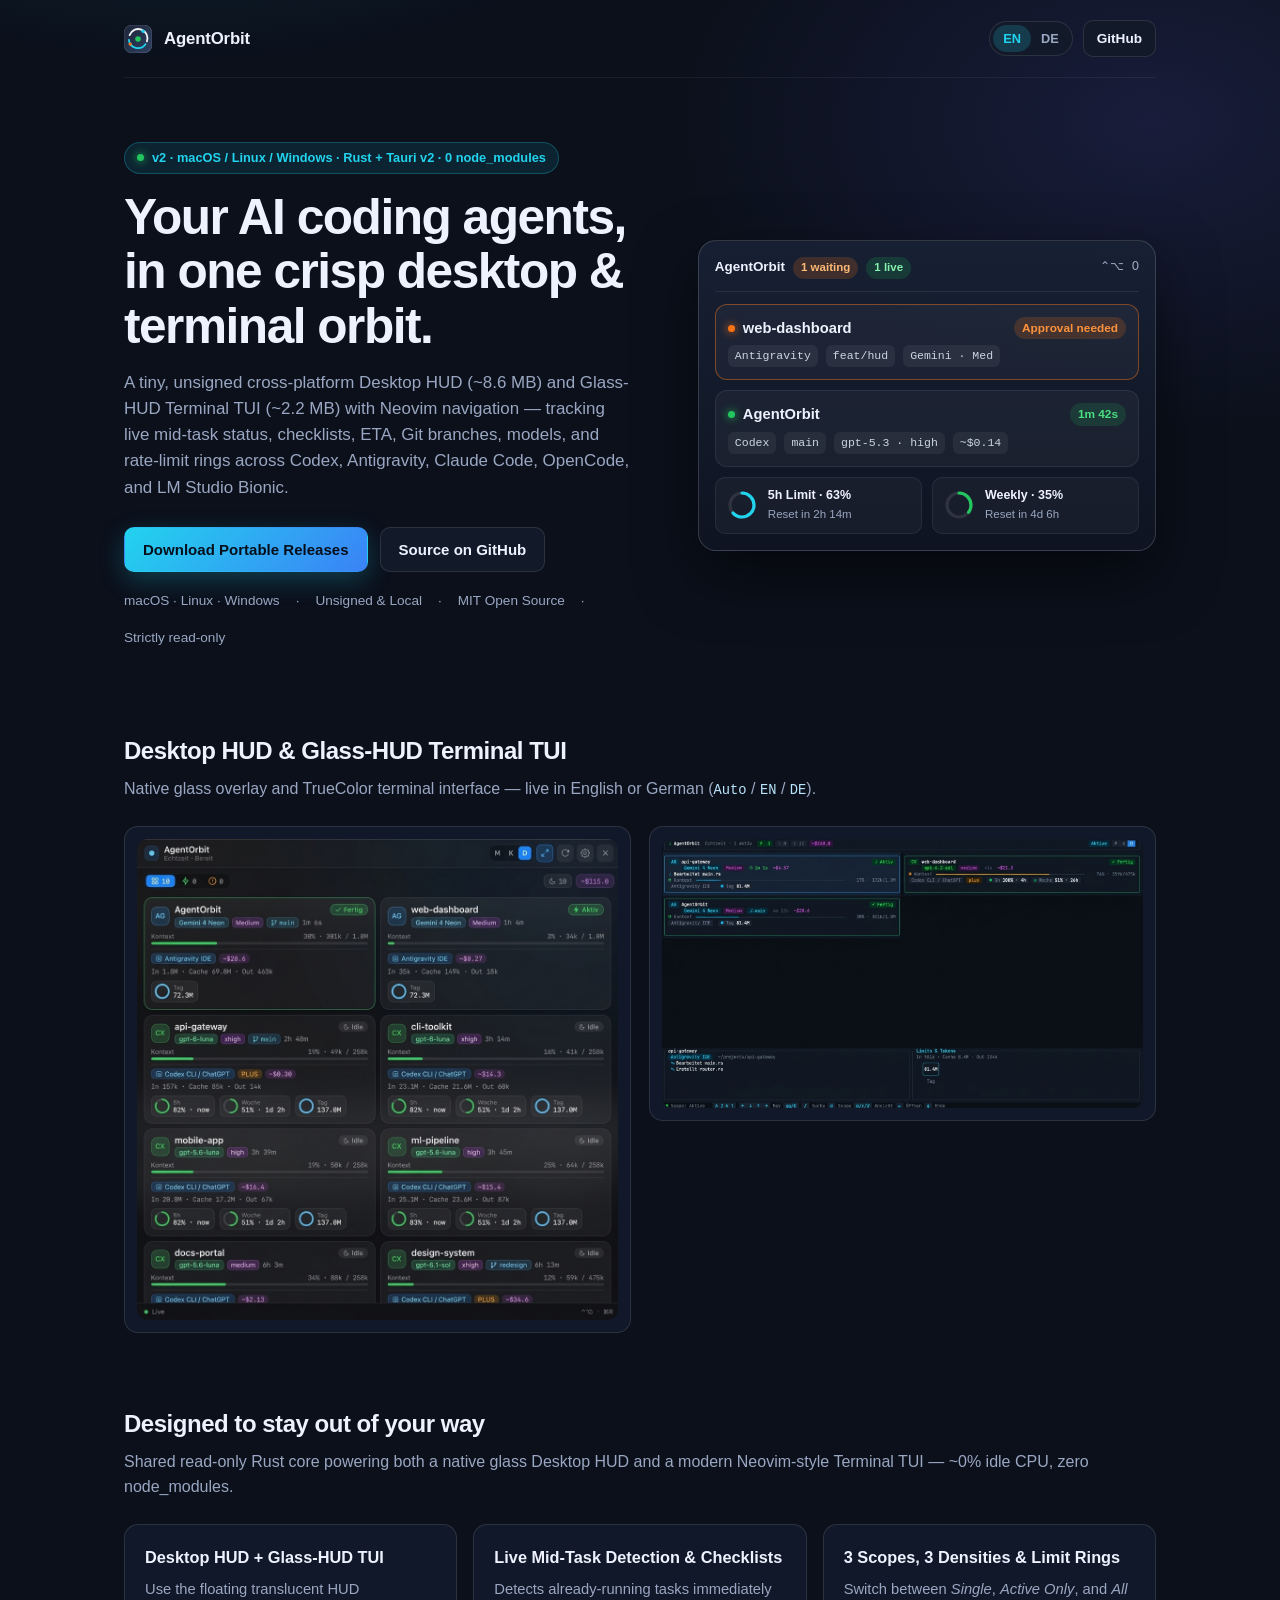
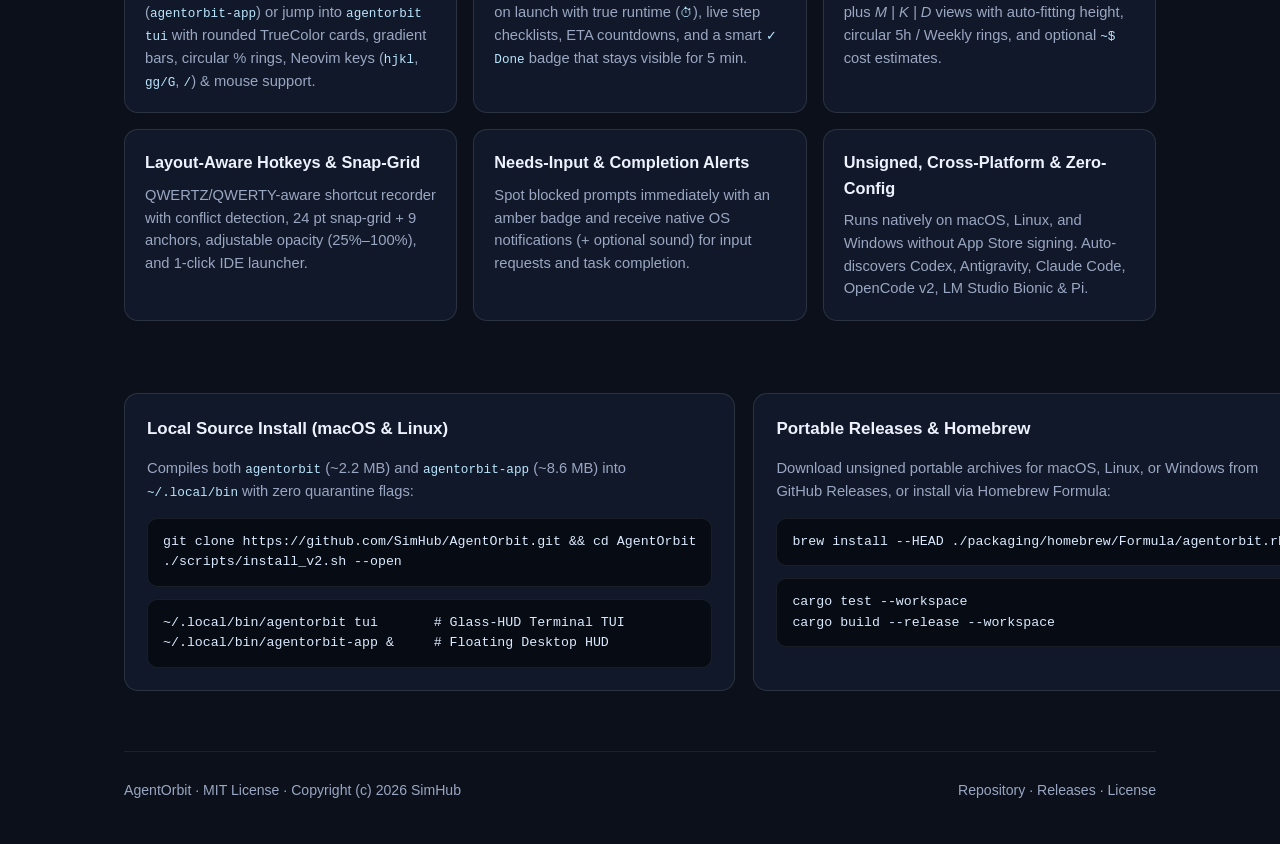
<file: docs/index.html>
<!DOCTYPE html>
<html lang="en">
<head>
  <meta charset="UTF-8" />
  <meta name="viewport" content="width=device-width, initial-scale=1.0" />
  <title>AgentOrbit v2 — Cross-Platform HUD &amp; Terminal TUI for AI Coding Agents</title>
  <meta name="description" content="Tiny, unsigned &amp; cross-platform (macOS, Linux, Windows) Desktop HUD and Glass-HUD Terminal TUI for Codex, Antigravity, Claude Code, OpenCode, and LM Studio Bionic." />
  <link rel="icon" type="image/png" href="assets/icon.png" />
  <style>
    :root {
      --bg: #0b101b;
      --bg-elev: #121928;
      --card: rgba(20, 28, 45, 0.78);
      --border: rgba(255, 255, 255, 0.11);
      --text: #eef2ff;
      --muted: #9aa7c2;
      --cyan: #22d3ee;
      --green: #22c55e;
      --orange: #f97316;
      --indigo: #6366f1;
      --mono: ui-monospace, SFMono-Regular, Menlo, Monaco, Consolas, monospace;
      --sans: -apple-system, BlinkMacSystemFont, "SF Pro Text", "Segoe UI", Roboto, sans-serif;
    }

    * { box-sizing: border-box; }

    html, body {
      margin: 0;
      padding: 0;
      background:
        radial-gradient(900px 520px at 15% -10%, rgba(34, 211, 238, 0.14), transparent 60%),
        radial-gradient(800px 520px at 90% 5%, rgba(99, 102, 241, 0.15), transparent 60%),
        var(--bg);
      color: var(--text);
      font-family: var(--sans);
      line-height: 1.55;
      -webkit-font-smoothing: antialiased;
    }

    a { color: inherit; text-decoration: none; }

    .container {
      max-width: 1080px;
      margin: 0 auto;
      padding: 0 24px;
    }

    header {
      display: flex;
      align-items: center;
      justify-content: space-between;
      padding: 20px 0;
      border-bottom: 1px solid rgba(255, 255, 255, 0.06);
    }

    .brand {
      display: inline-flex;
      align-items: center;
      gap: 12px;
      font-weight: 650;
      font-size: 1.05rem;
      letter-spacing: -0.01em;
    }

    .nav-actions {
      display: flex;
      align-items: center;
      gap: 10px;
    }

    .lang-toggle {
      display: inline-flex;
      background: var(--bg-elev);
      border: 1px solid var(--border);
      border-radius: 999px;
      padding: 3px;
    }

    .lang-toggle button {
      background: transparent;
      border: none;
      color: var(--muted);
      font: inherit;
      font-size: 0.8rem;
      font-weight: 600;
      padding: 4px 10px;
      border-radius: 999px;
      cursor: pointer;
    }

    .lang-toggle button.active {
      background: rgba(34, 211, 238, 0.18);
      color: var(--cyan);
    }

    .btn {
      display: inline-flex;
      align-items: center;
      gap: 8px;
      padding: 10px 18px;
      border-radius: 10px;
      font-weight: 600;
      font-size: 0.94rem;
      border: 1px solid var(--border);
      transition: transform 0.14s ease, border-color 0.14s ease, background 0.14s ease;
    }

    .btn:hover { transform: translateY(-1px); }

    .btn-primary {
      background: linear-gradient(135deg, #22d3ee, #3b82f6);
      color: #06101c;
      border-color: transparent;
      box-shadow: 0 8px 26px rgba(34, 211, 238, 0.24);
    }

    .btn-secondary {
      background: var(--bg-elev);
      color: var(--text);
    }

    .btn-secondary:hover { border-color: rgba(255, 255, 255, 0.28); }

    .btn-sm { padding: 7px 13px; font-size: 0.85rem; }

    .hero {
      display: grid;
      grid-template-columns: 1.08fr 0.92fr;
      gap: 36px;
      align-items: center;
      padding: 64px 0 48px;
    }

    .pill {
      display: inline-flex;
      align-items: center;
      gap: 8px;
      padding: 5px 12px;
      border-radius: 999px;
      background: rgba(34, 211, 238, 0.1);
      border: 1px solid rgba(34, 211, 238, 0.25);
      color: var(--cyan);
      font-size: 0.8rem;
      font-weight: 600;
      margin-bottom: 16px;
    }

    .dot {
      width: 7px;
      height: 7px;
      border-radius: 50%;
      background: var(--green);
      box-shadow: 0 0 8px var(--green);
    }

    h1 {
      margin: 0 0 16px;
      font-size: clamp(2.1rem, 4.2vw, 3.1rem);
      line-height: 1.1;
      letter-spacing: -0.03em;
    }

    .subtitle {
      margin: 0 0 26px;
      color: var(--muted);
      font-size: 1.06rem;
      max-width: 54ch;
    }

    .cta-row {
      display: flex;
      flex-wrap: wrap;
      gap: 12px;
      margin-bottom: 18px;
    }

    .meta-row {
      display: flex;
      flex-wrap: wrap;
      gap: 16px;
      color: var(--muted);
      font-size: 0.85rem;
    }

    /* HUD Preview Card */
    .hud-shell {
      background: linear-gradient(180deg, rgba(24, 33, 52, 0.95), rgba(15, 21, 34, 0.95));
      border: 1px solid rgba(255, 255, 255, 0.15);
      border-radius: 18px;
      padding: 16px;
      box-shadow: 0 24px 60px rgba(0, 0, 0, 0.52);
    }

    .hud-header {
      display: flex;
      align-items: center;
      justify-content: space-between;
      padding-bottom: 12px;
      margin-bottom: 12px;
      border-bottom: 1px solid rgba(255, 255, 255, 0.08);
      font-size: 0.84rem;
    }

    .hud-title {
      display: flex;
      align-items: center;
      gap: 8px;
      font-weight: 650;
    }

    .hud-badge {
      padding: 2px 8px;
      border-radius: 999px;
      font-size: 0.72rem;
      font-weight: 600;
      background: rgba(34, 197, 94, 0.16);
      color: #86efac;
    }

    .hud-badge-wait {
      padding: 2px 8px;
      border-radius: 999px;
      font-size: 0.72rem;
      font-weight: 600;
      background: rgba(249, 115, 22, 0.18);
      color: #fdba74;
    }

    .dot-wait {
      width: 7px;
      height: 7px;
      border-radius: 50%;
      background: var(--orange);
      box-shadow: 0 0 8px var(--orange);
    }

    .hud-grid {
      display: grid;
      gap: 10px;
    }

    .hud-card {
      background: rgba(255, 255, 255, 0.04);
      border: 1px solid rgba(255, 255, 255, 0.08);
      border-radius: 12px;
      padding: 12px;
    }

    .hud-card-wait {
      border-color: rgba(249, 115, 22, 0.45);
    }

    .hud-card-top {
      display: flex;
      justify-content: space-between;
      align-items: center;
      gap: 8px;
      margin-bottom: 6px;
    }

    .hud-proj {
      display: flex;
      align-items: center;
      gap: 8px;
      font-weight: 600;
      font-size: 0.92rem;
    }

    .status-pill {
      display: inline-flex;
      align-items: center;
      gap: 5px;
      font-size: 0.74rem;
      font-weight: 600;
      padding: 2px 8px;
      border-radius: 999px;
    }

    .status-live { background: rgba(34, 197, 94, 0.15); color: #4ade80; }
    .status-wait { background: rgba(249, 115, 22, 0.18); color: #fb923c; }
    .status-idle { background: rgba(148, 163, 184, 0.14); color: #94a3b8; }

    .hud-meta {
      display: flex;
      flex-wrap: wrap;
      gap: 8px;
      font-size: 0.78rem;
      color: var(--muted);
    }

    .tag {
      background: rgba(255, 255, 255, 0.06);
      padding: 2px 7px;
      border-radius: 6px;
      font-family: var(--mono);
      font-size: 0.72rem;
      color: #cbd5e1;
    }

    .rings {
      display: grid;
      grid-template-columns: 1fr 1fr;
      gap: 10px;
      margin-top: 10px;
    }

    .ring-box {
      display: flex;
      align-items: center;
      gap: 10px;
      background: rgba(255, 255, 255, 0.035);
      border: 1px solid rgba(255, 255, 255, 0.07);
      border-radius: 10px;
      padding: 8px 10px;
      font-size: 0.78rem;
    }

    .ring-label { font-weight: 650; display: block; }
    .ring-sub { color: var(--muted); font-size: 0.72rem; }

    /* Sections */
    section { padding: 36px 0; }

    .section-title {
      font-size: 1.5rem;
      margin: 0 0 8px;
      letter-spacing: -0.02em;
    }

    .section-sub {
      color: var(--muted);
      margin: 0 0 24px;
    }

    .features {
      display: grid;
      grid-template-columns: repeat(3, minmax(0, 1fr));
      gap: 16px;
    }

    .feature-card {
      background: var(--card);
      border: 1px solid var(--border);
      border-radius: 14px;
      padding: 20px;
    }

    .feature-card h3 {
      margin: 0 0 8px;
      font-size: 1.02rem;
    }

    .feature-card p {
      margin: 0;
      color: var(--muted);
      font-size: 0.92rem;
    }

    .two-col {
      display: grid;
      grid-template-columns: 1fr 1fr;
      gap: 18px;
    }

    .panel {
      background: var(--card);
      border: 1px solid var(--border);
      border-radius: 14px;
      padding: 22px;
    }

    .panel h3 { margin: 0 0 10px; font-size: 1.06rem; }
    .panel p, .panel li { color: var(--muted); font-size: 0.92rem; }
    .panel ol, .panel ul { padding-left: 18px; margin: 8px 0 12px; }

    pre {
      margin: 12px 0 0;
      padding: 13px 15px;
      background: #070b13;
      border: 1px solid rgba(255, 255, 255, 0.08);
      border-radius: 10px;
      overflow-x: auto;
      font-family: var(--mono);
      font-size: 0.83rem;
      color: #dbeafe;
    }

    code { font-family: var(--mono); font-size: 0.86em; color: #bae6fd; }

    footer {
      border-top: 1px solid rgba(255, 255, 255, 0.07);
      padding: 28px 0 42px;
      margin-top: 24px;
      display: flex;
      flex-wrap: wrap;
      justify-content: space-between;
      gap: 12px;
      color: var(--muted);
      font-size: 0.88rem;
    }

    footer a:hover { color: var(--text); text-decoration: underline; }

    [data-lang="de"] .en,
    [data-lang="en"] .de {
      display: none !important;
    }

    @media (max-width: 880px) {
      .hero, .two-col { grid-template-columns: 1fr; }
      .features { grid-template-columns: 1fr 1fr; }
    }

    @media (max-width: 600px) {
      .features { grid-template-columns: 1fr; }
      header { flex-wrap: wrap; gap: 12px; }
    }
  </style>
</head>
<body data-lang="en">
  <div class="container">
    <header>
      <a class="brand" href="#">
        <svg width="28" height="28" viewBox="0 0 28 28" aria-hidden="true">
          <defs>
            <linearGradient id="orbitBg" x1="0" y1="0" x2="1" y2="1">
              <stop offset="0%" stop-color="#1c2438" />
              <stop offset="100%" stop-color="#2e4061" />
            </linearGradient>
          </defs>
          <rect width="28" height="28" rx="8" fill="url(#orbitBg)" stroke="rgba(255,255,255,0.16)" />
          <path d="M 5.6 10.1 A 9.2 9.2 0 0 1 22.9 16.4" fill="none" stroke="rgba(255,255,255,0.92)" stroke-width="1.8" stroke-linecap="round" />
          <path d="M 21.5 19.3 A 9.2 9.2 0 0 1 4.9 14.8" fill="none" stroke="#22d3ee" stroke-width="1.8" stroke-linecap="round" />
          <circle cx="14" cy="14" r="2.8" fill="#22c55e" />
          <circle cx="19.1" cy="6.2" r="1.7" fill="#22d3ee" />
          <circle cx="6.2" cy="19.1" r="1.7" fill="#f97316" />
        </svg>
        <span>AgentOrbit</span>
      </a>

      <div class="nav-actions">
        <div class="lang-toggle" role="group" aria-label="Language">
          <button type="button" id="btn-en" class="active" onclick="setLang('en')">EN</button>
          <button type="button" id="btn-de" onclick="setLang('de')">DE</button>
        </div>
        <a class="btn btn-secondary btn-sm" href="https://github.com/SimHub/AgentOrbit" target="_blank" rel="noopener">GitHub</a>
      </div>
    </header>

    <main>
      <section class="hero">
        <div>
          <div class="pill">
            <span class="dot"></span>
            <span class="en">v2 · macOS / Linux / Windows · Rust + Tauri v2 · 0 node_modules</span>
            <span class="de">v2 · macOS / Linux / Windows · Rust + Tauri v2 · 0 node_modules</span>
          </div>

          <h1 class="en">Your AI coding agents, in one crisp desktop &amp; terminal orbit.</h1>
          <h1 class="de">Deine KI-Coding-Agents kompakt im HUD &amp; Terminal.</h1>

          <p class="subtitle en">
            A tiny, unsigned cross-platform Desktop HUD (~8.6 MB) and Glass-HUD Terminal TUI (~2.2 MB) with Neovim navigation — tracking live mid-task status, checklists, ETA, Git branches, models, and rate-limit rings across Codex, Antigravity, Claude Code, OpenCode, and LM Studio Bionic.
          </p>
          <p class="subtitle de">
            Schlankes, signaturfreies Cross-Platform Desktop-HUD (~8,6 MB) &amp; Glass-HUD Terminal-TUI (~2,2 MB) mit Neovim-Navigation: Live-Status, Checklisten, ETA, Git-Branches, Modelle und Limit-Ringe lokal für Codex, Antigravity, Claude Code, OpenCode &amp; LM Studio Bionic.
          </p>

          <div class="cta-row">
            <a class="btn btn-primary" href="https://github.com/SimHub/AgentOrbit/releases/latest">
              <span class="en">Download Portable Releases</span>
              <span class="de">Portable Releases laden</span>
            </a>
            <a class="btn btn-secondary" href="https://github.com/SimHub/AgentOrbit" target="_blank" rel="noopener">
              <span class="en">Source on GitHub</span>
              <span class="de">Quellcode auf GitHub</span>
            </a>
          </div>

          <div class="meta-row">
            <span>macOS · Linux · Windows</span>
            <span>·</span>
            <span class="en">Unsigned &amp; Local</span>
            <span class="de">Signaturfrei &amp; Lokal</span>
            <span>·</span>
            <span class="en">MIT Open Source</span>
            <span class="de">MIT Open Source</span>
            <span>·</span>
            <span class="en">Strictly read-only</span>
            <span class="de">Strikt Read-Only</span>
          </div>
        </div>

        <div class="hud-shell" aria-label="AgentOrbit HUD Preview">
          <div class="hud-header">
            <div class="hud-title">
              <span>AgentOrbit</span>
              <span class="hud-badge-wait en">1 waiting</span>
              <span class="hud-badge-wait de">1 wartet</span>
              <span class="hud-badge en">1 live</span>
              <span class="hud-badge de">1 aktiv</span>
            </div>
            <span style="color: var(--muted); font-family: var(--mono); font-size: 0.76rem;">⌃⌥ O</span>
          </div>

          <div class="hud-grid">
            <div class="hud-card hud-card-wait">
              <div class="hud-card-top">
                <div class="hud-proj">
                  <span class="dot-wait"></span>
                  <span>web-dashboard</span>
                </div>
                <span class="status-pill status-wait en">Approval needed</span>
                <span class="status-pill status-wait de">Freigabe nötig</span>
              </div>
              <div class="hud-meta">
                <span class="tag">Antigravity</span>
                <span class="tag">feat/hud</span>
                <span class="tag">Gemini · Med</span>
              </div>
            </div>

            <div class="hud-card">
              <div class="hud-card-top">
                <div class="hud-proj">
                  <span class="dot"></span>
                  <span>AgentOrbit</span>
                </div>
                <span class="status-pill status-live">1m 42s</span>
              </div>
              <div class="hud-meta">
                <span class="tag">Codex</span>
                <span class="tag">main</span>
                <span class="tag">gpt-5.3 · high</span>
                <span class="tag">~$0.14</span>
              </div>
            </div>
          </div>

          <div class="rings">
            <div class="ring-box">
              <svg width="32" height="32" viewBox="0 0 32 32" aria-hidden="true">
                <circle cx="16" cy="16" r="12" fill="none" stroke="rgba(255,255,255,0.1)" stroke-width="3.2" />
                <circle cx="16" cy="16" r="12" fill="none" stroke="#22d3ee" stroke-width="3.2" stroke-dasharray="75.4" stroke-dashoffset="28" stroke-linecap="round" transform="rotate(-90 16 16)" />
              </svg>
              <div>
                <span class="ring-label">5h Limit · 63%</span>
                <span class="ring-sub">Reset in 2h 14m</span>
              </div>
            </div>

            <div class="ring-box">
              <svg width="32" height="32" viewBox="0 0 32 32" aria-hidden="true">
                <circle cx="16" cy="16" r="12" fill="none" stroke="rgba(255,255,255,0.1)" stroke-width="3.2" />
                <circle cx="16" cy="16" r="12" fill="none" stroke="#22c55e" stroke-width="3.2" stroke-dasharray="75.4" stroke-dashoffset="49" stroke-linecap="round" transform="rotate(-90 16 16)" />
              </svg>
              <div>
                <span class="ring-label">Weekly · 35%</span>
                <span class="ring-sub">Reset in 4d 6h</span>
              </div>
            </div>
          </div>
        </div>
      </section>

      <section>
        <h2 class="section-title en">Desktop HUD &amp; Glass-HUD Terminal TUI</h2>
        <h2 class="section-title de">Desktop-HUD &amp; Glass-HUD Terminal-TUI</h2>
        <p class="section-sub en">Native glass overlay and TrueColor terminal interface — live in English or German (<code>Auto</code> / <code>EN</code> / <code>DE</code>).</p>
        <p class="section-sub de">Natives Glas-Overlay und TrueColor-Terminal-TUI – live auf Deutsch oder Englisch (<code>Auto</code> / <code>DE</code> / <code>EN</code>).</p>

        <div class="two-col" style="align-items: start;">
          <div class="panel" style="padding: 12px;">
            <img src="assets/hud-preview.png" alt="AgentOrbit v2 Desktop HUD Screenshot" style="width: 100%; height: auto; border-radius: 10px; display: block;" />
          </div>
          <div class="panel" style="padding: 12px;">
            <img src="assets/tui-preview.png" alt="AgentOrbit v2 Glass-HUD Terminal TUI Screenshot" style="width: 100%; height: auto; border-radius: 10px; display: block;" />
          </div>
        </div>
      </section>

      <section>
        <h2 class="section-title en">Designed to stay out of your way</h2>
        <h2 class="section-title de">Gemacht für paralleles Arbeiten</h2>
        <p class="section-sub en">Shared read-only Rust core powering both a native glass Desktop HUD and a modern Neovim-style Terminal TUI — ~0% idle CPU, zero node_modules.</p>
        <p class="section-sub de">Gemeinsamer Read-Only Rust-Core für das native Glas-Desktop-HUD und die moderne Terminal-TUI im Neovim-Stil — ~0 % Idle-CPU, null node_modules.</p>

        <div class="features">
          <div class="feature-card">
            <h3 class="en">Desktop HUD + Glass-HUD TUI</h3>
            <h3 class="de">Desktop-HUD + Glass-HUD TUI</h3>
            <p class="en">Use the floating translucent HUD (<code>agentorbit-app</code>) or jump into <code>agentorbit tui</code> with rounded TrueColor cards, gradient bars, circular % rings, Neovim keys (<code>hjkl</code>, <code>gg/G</code>, <code>/</code>) &amp; mouse support.</p>
            <p class="de">Nutze das transparente Desktop-HUD (<code>agentorbit-app</code>) oder <code>agentorbit tui</code> mit abgerundeten TrueColor-Karten, Gradient-Balken, %-Ringen, Neovim-Tasten (<code>hjkl</code>, <code>gg/G</code>, <code>/</code>) &amp; Maus-Steuerung.</p>
          </div>

          <div class="feature-card">
            <h3 class="en">Live Mid-Task Detection &amp; Checklists</h3>
            <h3 class="de">Sofortige Live-Erkennung &amp; Checklisten</h3>
            <p class="en">Detects already-running tasks immediately on launch with true runtime (<code>⏱</code>), live step checklists, ETA countdowns, and a smart <code>✓ Done</code> badge that stays visible for 5 min.</p>
            <p class="de">Erkennt bereits laufende Tasks direkt beim Start inkl. echter Laufzeit (<code>⏱</code>), Live-Checklisten, ETA-Restzeit und <code>✓ Fertig</code>-Badge (bleibt 5 Min. sichtbar).</p>
          </div>

          <div class="feature-card">
            <h3 class="en">3 Scopes, 3 Densities &amp; Limit Rings</h3>
            <h3 class="de">3 Scopes, 3 Ansichten &amp; Limit-Ringe</h3>
            <p class="en">Switch between <em>Single</em>, <em>Active Only</em>, and <em>All</em> plus <em>M | K | D</em> views with auto-fitting height, circular 5h / Weekly rings, and optional <code>~$</code> cost estimates.</p>
            <p class="de">Wechsle zwischen <em>Einzeln</em>, <em>Alle Aktiven</em> und <em>Alle</em> sowie <em>M | K | D</em> mit Live-Höhenanpassung, runden 5h-/Woche-Ringen und optionaler <code>~$</code>-Kostenschätzung.</p>
          </div>

          <div class="feature-card">
            <h3 class="en">Layout-Aware Hotkeys &amp; Snap-Grid</h3>
            <h3 class="de">Layout-bewusste Kürzel &amp; Einrast-Grid</h3>
            <p class="en">QWERTZ/QWERTY-aware shortcut recorder with conflict detection, 24 pt snap-grid + 9 anchors, adjustable opacity (25%–100%), and 1-click IDE launcher.</p>
            <p class="de">QWERTZ/QWERTY-Kürzel-Recorder mit Konfliktprüfung, 24-pt-Einrast-Grid + 9 Anker, Deckkraft 25 %–100 % und 1-Klick-IDE-Starter.</p>
          </div>

          <div class="feature-card">
            <h3 class="en">Needs-Input &amp; Completion Alerts</h3>
            <h3 class="de">Wartet- &amp; Fertig-Meldungen</h3>
            <p class="en">Spot blocked prompts immediately with an amber badge and receive native OS notifications (+ optional sound) for input requests and task completion.</p>
            <p class="de">Erkennt sofort per orangem Badge, wenn ein Agent auf Freigabe/Rückfrage wartet, und meldet Eingabe nötig &amp; Fertigstellung nativ (+ optionalem Ton).</p>
          </div>

          <div class="feature-card">
            <h3 class="en">Unsigned, Cross-Platform &amp; Zero-Config</h3>
            <h3 class="de">Signaturfrei, Hybrid-OS &amp; Zero-Config</h3>
            <p class="en">Runs natively on macOS, Linux, and Windows without App Store signing. Auto-discovers Codex, Antigravity, Claude Code, OpenCode v2, LM Studio Bionic &amp; Pi.</p>
            <p class="de">Läuft nativ auf macOS, Linux und Windows ohne Apple-Signatur. Erkennt Codex, Antigravity, Claude Code, OpenCode v2, LM Studio Bionic &amp; Pi automatisch.</p>
          </div>
        </div>
      </section>

      <section class="two-col">
        <div class="panel">
          <h3 class="en">Local Source Install (macOS &amp; Linux)</h3>
          <h3 class="de">Lokale Installation (macOS &amp; Linux)</h3>
          <p class="en">Compiles both <code>agentorbit</code> (~2.2 MB) and <code>agentorbit-app</code> (~8.6 MB) into <code>~/.local/bin</code> with zero quarantine flags:</p>
          <p class="de">Baut <code>agentorbit</code> (~2,2 MB) und <code>agentorbit-app</code> (~8,6 MB) lokal nach <code>~/.local/bin</code> – komplett ohne Quarantäne:</p>
          <pre>git clone https://github.com/SimHub/AgentOrbit.git &amp;&amp; cd AgentOrbit
./scripts/install_v2.sh --open</pre>
          <pre>~/.local/bin/agentorbit tui       # Glass-HUD Terminal TUI
~/.local/bin/agentorbit-app &amp;     # Floating Desktop HUD</pre>
        </div>

        <div class="panel">
          <h3 class="en">Portable Releases &amp; Homebrew</h3>
          <h3 class="de">Portable Releases &amp; Homebrew</h3>
          <p class="en">Download unsigned portable archives for macOS, Linux, or Windows from GitHub Releases, or install via Homebrew Formula:</p>
          <p class="de">Lade die signaturfreien Portable-Archive für macOS, Linux oder Windows aus den GitHub Releases oder nutze die Homebrew Formula:</p>
          <pre>brew install --HEAD ./packaging/homebrew/Formula/agentorbit.rb</pre>
          <pre>cargo test --workspace
cargo build --release --workspace</pre>
        </div>
      </section>
    </main>

    <footer>
      <span>AgentOrbit · MIT License · Copyright (c) 2026 SimHub</span>
      <span>
        <a href="https://github.com/SimHub/AgentOrbit" target="_blank" rel="noopener">Repository</a> ·
        <a href="https://github.com/SimHub/AgentOrbit/releases" target="_blank" rel="noopener">Releases</a> ·
        <a href="https://github.com/SimHub/AgentOrbit/blob/main/LICENSE" target="_blank" rel="noopener">License</a>
      </span>
    </footer>
  </div>

  <script>
    function setLang(lang) {
      document.body.setAttribute('data-lang', lang);
      document.documentElement.setAttribute('lang', lang);
      document.getElementById('btn-en').classList.toggle('active', lang === 'en');
      document.getElementById('btn-de').classList.toggle('active', lang === 'de');
    }
    if ((navigator.language || '').toLowerCase().startsWith('de')) {
      setLang('de');
    }
  </script>
</body>
</html>
</file>
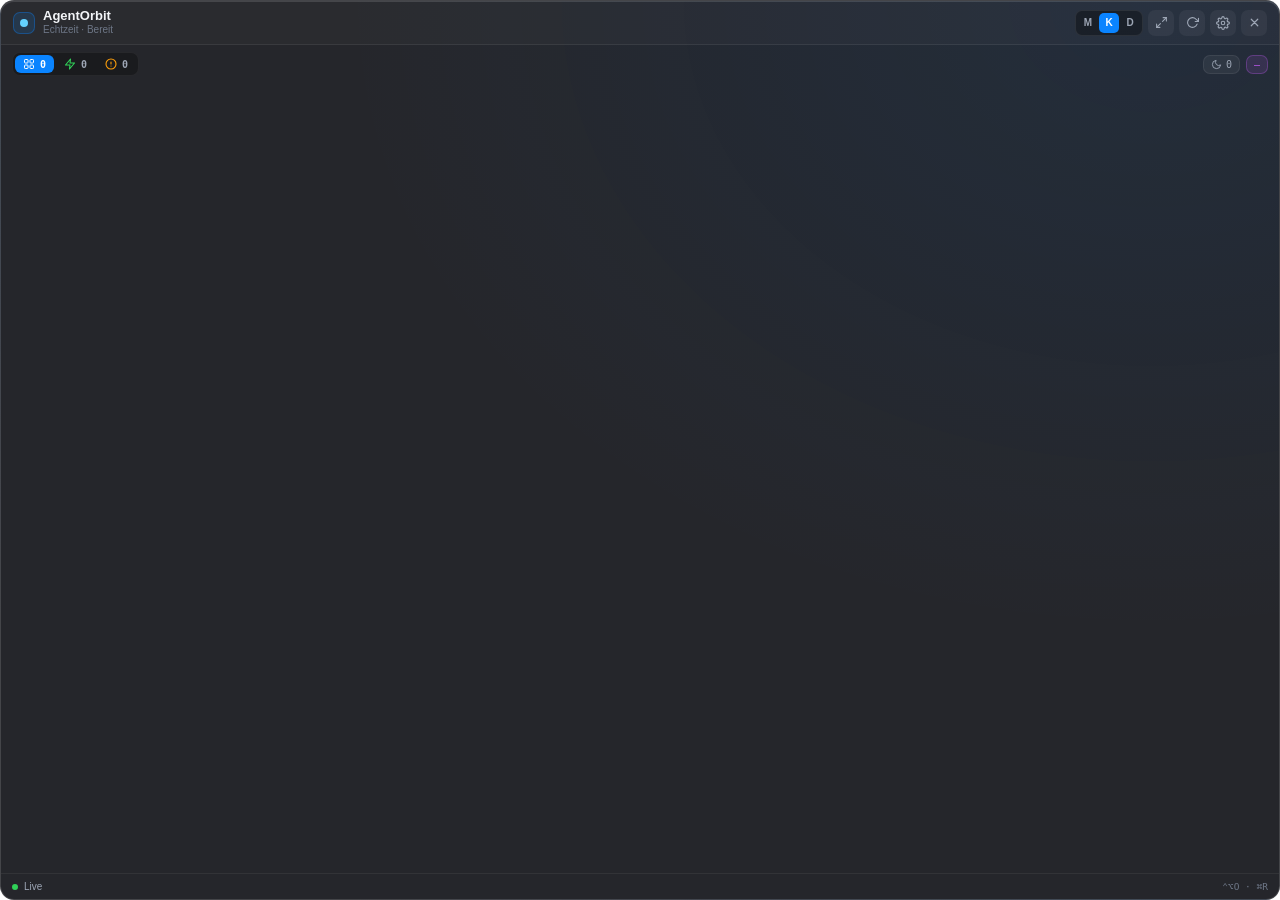
<file: ui/index.html>
<!doctype html>
<html lang="de">
  <head>
    <meta charset="UTF-8" />
    <meta name="viewport" content="width=device-width, initial-scale=1.0" />
    <title>AgentOrbit</title>
    <link rel="stylesheet" href="styles.css" />
  </head>
  <body>
    <div id="hud-shell" class="hud-shell">
      <!-- Clean macOS Toolbar -->
      <header id="hud-header" class="hud-header" data-tauri-drag-region>
        <div class="brand" data-tauri-drag-region>
          <span class="orbit-glyph" data-tauri-drag-region>
            <span id="status-orb" class="orb idle"></span>
            <span id="status-ring" class="orb-ring idle"></span>
          </span>
          <div class="brand-text" data-tauri-drag-region>
            <span class="title">AgentOrbit</span>
            <span id="header-sub" class="header-sub">Echtzeit · Bereit</span>
          </div>
          <span id="live-badge" class="badge hidden">0</span>
        </div>

        <div class="controls">
          <div class="mini-seg" title="Ansicht: Mini-Preview (M) · Kompakt (K) · Detail (D)">
            <button class="mini-seg-btn quick-density" data-density="minimal">M</button>
            <button class="mini-seg-btn quick-density active" data-density="compact">K</button>
            <button class="mini-seg-btn quick-density" data-density="detail">D</button>
          </div>
          <button id="autosize-btn" class="tool-btn" title="Auto-Größe">
            <svg width="13" height="13" viewBox="0 0 24 24" fill="none" stroke="currentColor" stroke-width="2" stroke-linecap="round"><polyline points="15 3 21 3 21 9"/><polyline points="9 21 3 21 3 15"/><line x1="21" y1="3" x2="14" y2="10"/><line x1="3" y1="21" x2="10" y2="14"/></svg>
          </button>
          <button id="refresh-btn" class="tool-btn" title="Aktualisieren (⌘R)">
            <svg width="13" height="13" viewBox="0 0 24 24" fill="none" stroke="currentColor" stroke-width="2" stroke-linecap="round"><polyline points="23 4 23 10 17 10"/><path d="M20.49 15a9 9 0 1 1-2.12-9.36L23 10"/></svg>
          </button>
          <button id="settings-btn" class="tool-btn" title="Einstellungen">
            <svg width="14" height="14" viewBox="0 0 24 24" fill="none" stroke="currentColor" stroke-width="1.9" stroke-linecap="round" stroke-linejoin="round">
              <circle cx="12" cy="12" r="3" />
              <path d="M19.4 15a1.65 1.65 0 0 0 .33 1.82l.06.06a2 2 0 1 1-2.83 2.83l-.06-.06a1.65 1.65 0 0 0-1.82-.33 1.65 1.65 0 0 0-1 1.51V21a2 2 0 0 1-4 0v-.09A1.65 1.65 0 0 0 9 19.4a1.65 1.65 0 0 0-1.82.33l-.06.06a2 2 0 1 1-2.83-2.83l.06-.06a1.65 1.65 0 0 0 .33-1.82 1.65 1.65 0 0 0-1.51-1H3a2 2 0 0 1 0-4h.09A1.65 1.65 0 0 0 4.6 9a1.65 1.65 0 0 0-.33-1.82l-.06-.06a2 2 0 1 1 2.83-2.83l.06.06a1.65 1.65 0 0 0 1.82.33H9a1.65 1.65 0 0 0 1-1.51V3a2 2 0 0 1 4 0v.09a1.65 1.65 0 0 0 1 1.51 1.65 1.65 0 0 0 1.82-.33l.06-.06a2 2 0 1 1 2.83 2.83l-.06.06a1.65 1.65 0 0 0-.33 1.82V9c.26.6.85 1 1.51 1H21a2 2 0 0 1 0 4h-.09a1.65 1.65 0 0 0-1.51 1z" />
            </svg>
          </button>
          <button id="hide-btn" class="tool-btn close-btn" title="Ausblenden">
            <svg width="13" height="13" viewBox="0 0 24 24" fill="none" stroke="currentColor" stroke-width="2.2" stroke-linecap="round"><path d="M18 6 6 18M6 6l12 12"/></svg>
          </button>
        </div>
      </header>

      <!-- MAIN HUD VIEW -->
      <div id="hud-view" class="view-pane">
        <nav id="filter-bar" class="filter-bar">
          <div class="segmented-control">
            <button class="seg-btn filter-opt active" data-filter="all" title="Alle Sessions">
              <svg width="12" height="12" viewBox="0 0 24 24" fill="none" stroke="currentColor" stroke-width="2"><rect x="3" y="3" width="7" height="7" rx="1.5"/><rect x="14" y="3" width="7" height="7" rx="1.5"/><rect x="3" y="14" width="7" height="7" rx="1.5"/><rect x="14" y="14" width="7" height="7" rx="1.5"/></svg>
              <span id="cnt-all" class="seg-cnt">0</span>
            </button>
            <button class="seg-btn filter-opt" data-filter="active" title="Aktive Sessions">
              <svg width="12" height="12" viewBox="0 0 24 24" fill="none" stroke="#30d158" stroke-width="2.2" stroke-linecap="round" stroke-linejoin="round"><polygon points="13 2 3 14 12 14 11 22 21 10 12 10 13 2"/></svg>
              <span id="cnt-active" class="seg-cnt">0</span>
            </button>
            <button class="seg-btn filter-opt" data-filter="needs_input" title="Eingabe nötig">
              <svg width="12" height="12" viewBox="0 0 24 24" fill="none" stroke="#ff9f0a" stroke-width="2.2" stroke-linecap="round" stroke-linejoin="round"><circle cx="12" cy="12" r="10"/><line x1="12" y1="8" x2="12" y2="12"/><line x1="12" y1="16" x2="12.01" y2="16"/></svg>
              <span id="cnt-input" class="seg-cnt">0</span>
            </button>
          </div>

          <div class="quick-kpis">
            <span class="kpi-chip" title="Idle">
              <svg width="11" height="11" viewBox="0 0 24 24" fill="none" stroke="currentColor" stroke-width="2"><path d="M21 12.79A9 9 0 1 1 11.21 3 7 7 0 0 0 21 12.79z"/></svg>
              <span id="kpi-val-idle">0</span>
            </span>
            <span class="kpi-chip violet" title="Geschätzte Kosten">
              <span id="kpi-val-cost">—</span>
            </span>
          </div>
        </nav>

        <main id="session-list" class="session-list density-compact cols-1"></main>

        <footer class="hud-footer">
          <span id="footer-status" class="footer-live"><span class="live-dot"></span>Live</span>
          <span id="footer-kbd" class="footer-kbd">⌃⌥O · ⌘R</span>
        </footer>
      </div>

      <!-- FULL 3-TAB macOS SETTINGS VIEW (matching v1.3.2 screenshot) -->
      <div id="settings-view" class="view-pane hidden">
        <div class="settings-tabs">
          <button class="tab-btn active" data-tab="display">
            <svg width="13" height="13" viewBox="0 0 24 24" fill="none" stroke="currentColor" stroke-width="2"><line x1="4" y1="21" x2="4" y2="14"/><line x1="4" y1="10" x2="4" y2="3"/><line x1="12" y1="21" x2="12" y2="12"/><line x1="12" y1="8" x2="12" y2="3"/><line x1="20" y1="21" x2="20" y2="16"/><line x1="20" y1="12" x2="20" y2="3"/><line x1="1" y1="14" x2="7" y2="14"/><line x1="9" y1="8" x2="15" y2="8"/><line x1="17" y1="16" x2="23" y2="16"/></svg>
            <span id="tab-lbl-display">Anzeige</span>
          </button>
          <button class="tab-btn" data-tab="agents">
            <svg width="13" height="13" viewBox="0 0 24 24" fill="none" stroke="currentColor" stroke-width="2"><rect x="4" y="4" width="16" height="16" rx="2"/><rect x="9" y="9" width="6" height="6"/></svg>
            <span id="tab-lbl-agents">Agents</span>
          </button>
          <button class="tab-btn" data-tab="folders">
            <svg width="13" height="13" viewBox="0 0 24 24" fill="none" stroke="currentColor" stroke-width="2"><path d="M22 19a2 2 0 0 1-2 2H4a2 2 0 0 1-2-2V5a2 2 0 0 1 2-2h5l2 3h9a2 2 0 0 1 2 2z"/></svg>
            <span id="tab-lbl-folders">Ordner</span>
          </button>
        </div>

        <div class="settings-scroll">
          <!-- TAB 1: ANZEIGE -->
          <div id="tab-display" class="tab-panel">
            <div class="pref-card">
              <div class="pref-card-head"><span class="pref-ico blue">✦</span><span id="sec-appearance">Darstellung</span></div>
              <div class="pref-row">
                <span id="lbl-density">Ansicht</span>
                <div class="mac-seg">
                  <button class="mac-seg-btn density-opt" data-density="minimal">Minimal</button>
                  <button class="mac-seg-btn density-opt active" data-density="compact">Kompakt</button>
                  <button class="mac-seg-btn density-opt" data-density="detail">Detail</button>
                </div>
              </div>
              <div class="pref-row">
                <span id="lbl-tray">Menüleiste</span>
                <div class="mac-seg">
                  <button class="mac-seg-btn tray-opt" data-tray="icon">Nur Icon</button>
                  <button class="mac-seg-btn tray-opt active" data-tray="project">Projekt</button>
                  <button class="mac-seg-btn tray-opt" data-tray="project_model">Projekt · Model</button>
                </div>
              </div>
              <div class="pref-row">
                <span id="lbl-lang">Sprache</span>
                <div class="mac-seg">
                  <button class="mac-seg-btn lang-opt active" data-lang="auto">Auto</button>
                  <button class="mac-seg-btn lang-opt" data-lang="en">English</button>
                  <button class="mac-seg-btn lang-opt" data-lang="de">Deutsch</button>
                </div>
              </div>
              <div class="pref-row">
                <span id="lbl-opacity">HUD-Deckkraft</span>
                <div class="slider-wrap">
                  <input id="opacity-slider" class="mac-slider" type="range" min="25" max="100" value="94" />
                  <span id="opacity-val" class="mono">94%</span>
                </div>
              </div>
            </div>

            <div class="pref-card">
              <div class="pref-card-head"><span class="pref-ico cyan">⊞</span><span id="sec-workspace">Workspace & Steuerung</span></div>
              <div class="pref-row">
                <span id="lbl-ctx-bar">Kontext-Balken</span>
                <div class="mac-seg">
                  <button class="mac-seg-btn ctx-opt active" data-ctx="0">Auto</button>
                  <button class="mac-seg-btn ctx-opt" data-ctx="200000">200k</button>
                  <button class="mac-seg-btn ctx-opt" data-ctx="500000">500k</button>
                  <button class="mac-seg-btn ctx-opt" data-ctx="1000000">1M</button>
                  <button class="mac-seg-btn ctx-opt" data-ctx="-1">Aus</button>
                </div>
              </div>
              <div class="pref-row">
                <label for="launcher-select" id="lbl-launcher">Starter</label>
                <select id="launcher-select" class="mac-select">
                  <option value="auto">Auto (passend)</option>
                  <option value="antigravity">Antigravity</option>
                  <option value="vscode">VS Code</option>
                  <option value="cursor">Cursor</option>
                  <option value="terminal">Terminal</option>
                  <option value="finder">Finder / Dateien</option>
                </select>
              </div>
              <div class="pref-row">
                <span id="lbl-scope">Projekte anzeigen</span>
                <div class="mac-seg">
                  <button class="mac-seg-btn scope-opt" data-scope="single">Einzeln</button>
                  <button class="mac-seg-btn scope-opt" data-scope="active">Alle Aktiven</button>
                  <button class="mac-seg-btn scope-opt active" data-scope="all">Alle</button>
                </div>
              </div>
              <div class="pref-row">
                <span id="lbl-snap">Einrast-Grid beim Ziehen (⌥ = Frei)</span>
                <label class="mac-switch"><input id="snap-checkbox" type="checkbox" checked /><span></span></label>
              </div>
              <div class="pref-row">
                <span id="lbl-show-cost">Kosten-Schätzung (~$)</span>
                <label class="mac-switch"><input id="cost-checkbox" type="checkbox" checked /><span></span></label>
              </div>
            </div>

            <div class="pref-card">
              <div class="pref-card-head"><span class="pref-ico indigo">⌘</span><span id="sec-shortcuts">Tastenkürzel</span></div>
              <div id="hk-conflict-banner" class="conflict-banner hidden"></div>
              <div class="pref-row hk-row" data-hk="hotkey_hud">
                <span id="lbl-hk-hud">HUD ein- und ausblenden</span>
                <div class="hk-controls">
                  <select id="hk-hud-select" class="mac-select">
                    <option value="ctrl+alt+o">⌃⌥ O</option>
                    <option value="alt+space">⌥ Space</option>
                    <option value="ctrl+shift+o">⌃⇧ O</option>
                    <option value="off">Aus</option>
                  </select>
                  <button class="rec-btn" data-hk="hotkey_hud" title="Eigenes Kürzel aufnehmen">Aufnehmen</button>
                </div>
              </div>
              <div class="pref-row hk-row" data-hk="hotkey_density">
                <span id="lbl-hk-density">Ansicht wechseln</span>
                <div class="hk-controls">
                  <select id="hk-density-select" class="mac-select">
                    <option value="off">Aus</option>
                    <option value="ctrl+alt+v">⌃⌥ V</option>
                    <option value="alt+shift+a">⌥⇧ A</option>
                    <option value="ctrl+shift+v">⌃⇧ V</option>
                  </select>
                  <button class="rec-btn" data-hk="hotkey_density" title="Eigenes Kürzel aufnehmen">Aufnehmen</button>
                </div>
              </div>
              <div class="pref-row hk-row" data-hk="hotkey_active">
                <span id="lbl-hk-active">Alle aktiven Projekte zeigen</span>
                <div class="hk-controls">
                  <select id="hk-active-select" class="mac-select">
                    <option value="off">Aus</option>
                    <option value="ctrl+alt+a">⌃⌥ A</option>
                    <option value="alt+shift+o">⌥⇧ O</option>
                    <option value="ctrl+shift+a">⌃⇧ A</option>
                  </select>
                  <button class="rec-btn" data-hk="hotkey_active" title="Eigenes Kürzel aufnehmen">Aufnehmen</button>
                </div>
              </div>
              <div class="pref-row hk-row" data-hk="hotkey_mini">
                <span id="lbl-hk-mini">Mini-Preview ein-/ausblenden</span>
                <div class="hk-controls">
                  <select id="hk-mini-select" class="mac-select">
                    <option value="off">Aus</option>
                    <option value="ctrl+alt+m">⌃⌥ M</option>
                    <option value="alt+shift+m">⌥⇧ M</option>
                  </select>
                  <button class="rec-btn" data-hk="hotkey_mini" title="Eigenes Kürzel aufnehmen">Aufnehmen</button>
                </div>
              </div>
            </div>

            <div class="pref-card">
              <div class="pref-card-head"><span class="pref-ico emerald">🔔</span><span id="sec-notify">Mitteilungen & Start</span></div>
              <div class="pref-row">
                <span id="lbl-notify-done">Fertig-Meldung (Aktiv → Idle)</span>
                <div class="row-right-inline">
                  <label class="sound-check"><input id="notify-sound-checkbox" type="checkbox" /> <span id="lbl-sound">Ton</span></label>
                  <label class="mac-switch"><input id="notify-done-checkbox" type="checkbox" checked /><span></span></label>
                </div>
              </div>
              <div class="pref-row">
                <span id="lbl-notify-in">Eingabe nötig (Freigabe / Rückfrage)</span>
                <label class="mac-switch"><input id="notify-input-checkbox" type="checkbox" checked /><span></span></label>
              </div>
              <div class="pref-row">
                <span id="lbl-autostart">Bei Anmeldung starten</span>
                <label class="mac-switch"><input id="autostart-checkbox" type="checkbox" /><span></span></label>
              </div>
            </div>
          </div>

          <!-- TAB 2: AGENTS -->
          <div id="tab-agents" class="tab-panel hidden">
            <div class="pref-card">
              <div class="pref-card-head"><span class="pref-ico blue">◎</span><span>Auto-Discovery</span></div>
              <div id="discovered-agents-list" class="discovered-list"></div>
            </div>
            <div class="pref-card">
              <div class="pref-card-head"><span class="pref-ico violet">+</span><span id="lbl-custom">Custom Agent hinzufügen</span></div>
              <div class="custom-form">
                <input id="custom-name" class="mac-input" type="text" placeholder="Name (z.B. Pi)" />
                <input id="custom-path" class="mac-input" type="text" placeholder="Pfad (z.B. ~/.pi/agent)" />
                <button id="add-custom-btn" class="mac-primary-btn">+</button>
              </div>
              <div id="custom-list" class="custom-list"></div>
            </div>
          </div>

          <!-- TAB 3: ORDNER -->
          <div id="tab-folders" class="tab-panel hidden">
            <div class="pref-card">
              <div class="pref-card-head"><span class="pref-ico cyan">📁</span><span id="lbl-folders">Überwachte Projekt-Ordner</span></div>
              <div class="folder-form">
                <input id="folder-path" class="mac-input" type="text" placeholder="Ordnerpfad (z.B. ~/Projects/App)" />
                <button id="add-folder-btn" class="mac-primary-btn">+</button>
              </div>
              <div id="folder-list" class="custom-list"></div>
            </div>
          </div>
        </div>

        <footer class="settings-footer">
          <button id="settings-autosize-btn" class="mac-secondary-btn">Auto-Größe</button>
          <span id="version-tag" class="version-tag">AgentOrbit v2.0.1</span>
          <button id="settings-done-btn" class="mac-primary-btn">Fertig</button>
        </footer>
      </div>

      <!-- Right-Click Launcher Context Menu -->
      <div id="context-menu" class="context-menu hidden">
        <button data-target="antigravity">Antigravity</button>
        <button data-target="vscode">VS Code</button>
        <button data-target="cursor">Cursor</button>
        <button data-target="terminal">Terminal</button>
        <button data-target="finder">Finder / Dateien</button>
      </div>
    </div>
    <script src="app.js"></script>
  </body>
</html>
</file>
<file: ui/styles.css>
:root {
  --bg-alpha: 0.94;
  --surface: rgba(24, 25, 30, var(--bg-alpha));
  --card: rgba(255, 255, 255, 0.05);
  --card-hover: rgba(255, 255, 255, 0.085);
  --hairline: rgba(255, 255, 255, 0.1);
  --specular: rgba(255, 255, 255, 0.13);
  --text: #f3f5f8;
  --secondary: #9da6b5;
  --tertiary: #6e7787;
  --mac-blue: #0a84ff;
  --emerald: #30d158;
  --amber: #ff9f0a;
  --cyan: #64d2ff;
  --violet: #bf5af2;
  --coral: #fb923c;
  --indigo: #818cf8;
  --pink: #f472b6;
  --red: #ff453a;
  --ease-mac: cubic-bezier(0.22, 1, 0.36, 1);
}

* {
  box-sizing: border-box;
  margin: 0;
  padding: 0;
  user-select: none;
  -webkit-font-smoothing: antialiased;
}

html,
body {
  width: 100%;
  height: 100%;
  overflow: hidden;
  background: transparent;
  font-family: -apple-system, BlinkMacSystemFont, "SF Pro Text", "SF Pro Display", "Segoe UI", sans-serif;
  color: var(--text);
  font-size: 12px;
  font-variant-numeric: tabular-nums;
}

.mono {
  font-family: "SF Mono", ui-monospace, Menlo, Consolas, monospace;
}

.hidden {
  display: none !important;
}

.hud-shell {
  width: 100%;
  height: 100%;
  display: flex;
  flex-direction: column;
  background: radial-gradient(ellipse at 90% 0%, rgba(10, 132, 255, 0.08), transparent 50%),
    var(--surface);
  border: 1px solid rgba(255, 255, 255, 0.14);
  box-shadow: inset 0 1px 0 var(--specular);
  border-radius: 14px;
  backdrop-filter: blur(28px) saturate(160%);
  -webkit-backdrop-filter: blur(28px) saturate(160%);
  overflow: hidden;
}
.hud-shell.low-opacity {
  text-shadow: 0 1px 2px rgba(0, 0, 0, 0.75);
}
.hud-shell.low-opacity .card {
  background: rgba(16, 18, 24, 0.55);
}

.view-pane {
  flex: 1;
  min-height: 0;
  display: flex;
  flex-direction: column;
}

/* Header */
.hud-header {
  height: 44px;
  display: flex;
  align-items: center;
  justify-content: space-between;
  padding: 0 12px;
  border-bottom: 1px solid rgba(255, 255, 255, 0.07);
  background: rgba(255, 255, 255, 0.02);
  cursor: grab;
  flex-shrink: 0;
}

.brand {
  display: flex;
  align-items: center;
  gap: 8px;
  min-width: 0;
}

.brand-text {
  display: flex;
  flex-direction: column;
  line-height: 1.15;
  min-width: 0;
}

.title {
  font-weight: 650;
  font-size: 13px;
}

.header-sub {
  font-size: 10px;
  color: var(--tertiary);
  white-space: nowrap;
  overflow: hidden;
  text-overflow: ellipsis;
}

.orbit-glyph {
  position: relative;
  width: 22px;
  height: 22px;
  border-radius: 7px;
  background: rgba(10, 132, 255, 0.14);
  border: 1px solid rgba(10, 132, 255, 0.35);
  display: grid;
  place-items: center;
  flex-shrink: 0;
}

.orb {
  width: 8px;
  height: 8px;
  border-radius: 50%;
  background: var(--cyan);
  z-index: 2;
}
.orb.running {
  background: var(--emerald);
  box-shadow: 0 0 8px rgba(48, 209, 88, 0.8);
}
.orb.needs_input {
  background: var(--amber);
  box-shadow: 0 0 10px rgba(255, 159, 10, 0.9);
}

.orb-ring {
  position: absolute;
  inset: 2px;
  border-radius: 50%;
  opacity: 0;
  pointer-events: none;
}
.orb-ring.running {
  border: 1.5px solid var(--emerald);
  animation: orbit-pulse 2.2s var(--ease-mac) infinite;
}
.orb-ring.needs_input {
  border: 1.5px solid var(--amber);
  animation: orbit-pulse 1.5s var(--ease-mac) infinite;
}
@keyframes orbit-pulse {
  0% { transform: scale(0.5); opacity: 0.75; }
  100% { transform: scale(1.4); opacity: 0; }
}

.badge {
  font-size: 10px;
  font-weight: 700;
  padding: 2px 7px;
  border-radius: 999px;
  background: rgba(48, 209, 88, 0.18);
  color: var(--emerald);
  border: 1px solid rgba(48, 209, 88, 0.32);
}
.badge.warn {
  background: rgba(255, 159, 10, 0.2);
  color: var(--amber);
  border-color: rgba(255, 159, 10, 0.4);
}

.controls {
  display: flex;
  align-items: center;
  gap: 5px;
  flex-shrink: 0;
}

.mini-seg {
  display: inline-flex;
  padding: 2px;
  border-radius: 7px;
  background: rgba(0, 0, 0, 0.34);
  border: 1px solid rgba(255, 255, 255, 0.08);
  gap: 1px;
}
.mini-seg-btn {
  border: none;
  background: transparent;
  color: var(--secondary);
  font-size: 10px;
  font-weight: 700;
  width: 20px;
  height: 20px;
  border-radius: 5px;
  cursor: pointer;
}
.mini-seg-btn:hover {
  color: var(--text);
}
.mini-seg-btn.active {
  background: var(--mac-blue);
  color: #ffffff;
}

.tool-btn {
  width: 26px;
  height: 26px;
  display: inline-flex;
  align-items: center;
  justify-content: center;
  border: 1px solid transparent;
  background: rgba(255, 255, 255, 0.05);
  color: var(--secondary);
  border-radius: 7px;
  cursor: pointer;
  transition: all 0.14s var(--ease-mac);
}
.tool-btn:hover {
  background: rgba(255, 255, 255, 0.13);
  color: var(--text);
}
.tool-btn.active {
  background: rgba(10, 132, 255, 0.22);
  border-color: rgba(10, 132, 255, 0.5);
  color: var(--cyan);
}
.tool-btn.close-btn:hover {
  background: rgba(255, 69, 58, 0.22);
  color: #ff6961;
}

/* Filter Bar */
.filter-bar {
  display: flex;
  align-items: center;
  justify-content: space-between;
  padding: 7px 11px 4px;
  gap: 8px;
  flex-shrink: 0;
}

.segmented-control {
  display: inline-flex;
  padding: 2px;
  border-radius: 8px;
  background: rgba(0, 0, 0, 0.3);
  border: 1px solid rgba(255, 255, 255, 0.06);
  gap: 2px;
}

.seg-btn {
  display: inline-flex;
  align-items: center;
  gap: 5px;
  border: none;
  background: transparent;
  color: var(--secondary);
  font-size: 10.5px;
  font-weight: 550;
  padding: 3px 8px;
  border-radius: 6px;
  cursor: pointer;
  transition: all 0.15s var(--ease-mac);
}
.seg-btn.active {
  background: var(--mac-blue);
  color: #ffffff;
}
.seg-cnt {
  font-family: "SF Mono", ui-monospace, Menlo, monospace;
  font-size: 10px;
}

.quick-kpis {
  display: inline-flex;
  align-items: center;
  gap: 6px;
}
.kpi-chip {
  display: inline-flex;
  align-items: center;
  gap: 4px;
  padding: 3px 7px;
  border-radius: 7px;
  background: rgba(255, 255, 255, 0.05);
  border: 1px solid rgba(255, 255, 255, 0.07);
  color: var(--secondary);
  font-family: "SF Mono", ui-monospace, Menlo, monospace;
  font-size: 10px;
}
.kpi-chip.violet {
  color: var(--violet);
  border-color: rgba(191, 90, 242, 0.3);
  background: rgba(191, 90, 242, 0.12);
}

/* Deterministic Fixed-Breakpoint Session Grid (zero pancaking in WKWebView!) */
.session-list {
  flex: 1;
  min-height: 0;
  overflow-y: auto;
  padding: 8px 11px;
  gap: 8px;
}
.session-list.cols-1 {
  display: flex;
  flex-direction: column;
}
.session-list.cols-2 {
  display: grid;
  grid-template-columns: repeat(2, minmax(0, 1fr));
  grid-auto-rows: max-content;
  align-content: start;
}
.session-list.cols-3 {
  display: grid;
  grid-template-columns: repeat(3, minmax(0, 1fr));
  grid-auto-rows: max-content;
  align-content: start;
}

.session-list::-webkit-scrollbar,
.settings-scroll::-webkit-scrollbar {
  width: 5px;
}
.session-list::-webkit-scrollbar-thumb,
.settings-scroll::-webkit-scrollbar-thumb {
  background: rgba(255, 255, 255, 0.16);
  border-radius: 999px;
}

/* Session Cards + Colorful Badges */
.card {
  position: relative;
  min-width: 0;
  flex-shrink: 0;
  align-self: stretch;
  background: var(--card);
  border: 1px solid rgba(255, 255, 255, 0.08);
  border-radius: 12px;
  padding: 9px 10px;
  display: flex;
  flex-direction: column;
  gap: 6px;
  overflow: hidden;
  transition: transform 0.15s var(--ease-mac), border-color 0.15s ease, background 0.15s ease;
}
.card::before {
  content: "";
  position: absolute;
  inset: 0;
  background: radial-gradient(140px circle at var(--mx, 50%) var(--my, 50%), rgba(255, 255, 255, 0.075), transparent 70%);
  opacity: 0;
  transition: opacity 0.2s ease;
  pointer-events: none;
}
.card:hover::before {
  opacity: 1;
}
.card:hover {
  background: var(--card-hover);
  border-color: rgba(255, 255, 255, 0.18);
}
.card.running {
  border-color: rgba(48, 209, 88, 0.52);
  box-shadow: 0 0 14px -5px rgba(48, 209, 88, 0.34);
}
.card.running::after {
  content: "";
  position: absolute;
  top: 0;
  left: -40%;
  width: 40%;
  height: 2px;
  background: linear-gradient(90deg, transparent, var(--emerald), var(--cyan), transparent);
  animation: working-sweep 2.1s ease-in-out infinite;
  pointer-events: none;
}
@keyframes working-sweep {
  0% { transform: translateX(0); opacity: 0.4; }
  50% { opacity: 1; }
  100% { transform: translateX(350%); opacity: 0.4; }
}
.dots-spinner.emerald i {
  background: var(--emerald);
}
.card.needs_input {
  border-color: rgba(255, 159, 10, 0.65);
  background: linear-gradient(145deg, rgba(255, 159, 10, 0.12), rgba(255, 255, 255, 0.04));
  box-shadow: 0 0 16px -5px rgba(255, 159, 10, 0.35);
}

.card-header {
  display: flex;
  align-items: center;
  gap: 8px;
  min-width: 0;
}

/* Distinct Colored Agent Brand Badges */
.agent-badge {
  width: 28px;
  height: 28px;
  border-radius: 8px;
  display: grid;
  place-items: center;
  font-size: 10.5px;
  font-weight: 750;
  flex-shrink: 0;
  border: 1px solid rgba(255, 255, 255, 0.12);
}
.agent-badge.ag {
  background: rgba(10, 132, 255, 0.2);
  color: #64d2ff;
  border-color: rgba(100, 210, 255, 0.4);
}
.agent-badge.cx {
  background: rgba(48, 209, 88, 0.18);
  color: #30d158;
  border-color: rgba(48, 209, 88, 0.38);
}
.agent-badge.cl {
  background: rgba(251, 146, 60, 0.2);
  color: #fb923c;
  border-color: rgba(251, 146, 60, 0.42);
}
.agent-badge.oc {
  background: rgba(191, 90, 242, 0.2);
  color: #bf5af2;
  border-color: rgba(191, 90, 242, 0.42);
}
.agent-badge.lm {
  background: rgba(129, 140, 248, 0.2);
  color: #818cf8;
  border-color: rgba(129, 140, 248, 0.42);
}
.agent-badge.pi {
  background: rgba(244, 114, 182, 0.2);
  color: #f472b6;
  border-color: rgba(244, 114, 182, 0.42);
}
.agent-badge.other {
  background: rgba(255, 255, 255, 0.08);
  color: var(--secondary);
}

.card-title-wrap {
  flex: 1;
  min-width: 0;
  display: flex;
  flex-direction: column;
  gap: 3px;
}

.card-top {
  display: flex;
  align-items: center;
  justify-content: space-between;
  gap: 6px;
}

.project-btn {
  background: none;
  border: none;
  color: var(--text);
  font-weight: 600;
  font-size: 12.5px;
  text-align: left;
  cursor: pointer;
  overflow: hidden;
  text-overflow: ellipsis;
  white-space: nowrap;
}
.project-btn:hover {
  color: var(--cyan);
}

/* Colored Status, Effort, Branch & Cost Badges */
.pill {
  display: inline-flex;
  align-items: center;
  gap: 3px;
  font-size: 9.5px;
  font-weight: 650;
  padding: 2px 7px;
  border-radius: 999px;
  white-space: nowrap;
  flex-shrink: 0;
}
.pill.running {
  background: rgba(48, 209, 88, 0.18);
  color: var(--emerald);
  border: 1px solid rgba(48, 209, 88, 0.32);
}
.pill.done-badge {
  background: rgba(48, 209, 88, 0.22);
  color: #4ade80;
  border: 1px solid rgba(74, 222, 128, 0.45);
}
.card.recently-done {
  border-color: rgba(74, 222, 128, 0.42);
}
.pill.needs_input {
  background: rgba(255, 159, 10, 0.22);
  color: var(--amber);
  border: 1px solid rgba(255, 159, 10, 0.45);
}
.pill.idle,
.pill.unavailable {
  background: rgba(255, 255, 255, 0.07);
  color: var(--secondary);
}
.pill.offline {
  background: rgba(255, 69, 58, 0.18);
  color: var(--red);
}

.meta {
  display: flex;
  flex-wrap: wrap;
  align-items: center;
  gap: 5px;
  color: var(--secondary);
  font-size: 10.5px;
}

.model-badge {
  font-size: 9.5px;
  font-weight: 600;
  padding: 1px 6px;
  border-radius: 5px;
  background: rgba(255, 255, 255, 0.08);
  color: var(--text);
  border: 1px solid rgba(255, 255, 255, 0.12);
  max-width: 170px;
  overflow: hidden;
  text-overflow: ellipsis;
  white-space: nowrap;
}
.model-badge.gemini {
  background: rgba(56, 189, 248, 0.15);
  color: #7dd3fc;
  border-color: rgba(56, 189, 248, 0.34);
}
.model-badge.claude {
  background: rgba(251, 146, 60, 0.16);
  color: #fdba74;
  border-color: rgba(251, 146, 60, 0.36);
}
.model-badge.openai {
  background: rgba(52, 211, 153, 0.15);
  color: #6ee7b7;
  border-color: rgba(52, 211, 153, 0.34);
}
.model-badge.local {
  background: rgba(167, 139, 250, 0.16);
  color: #c4b5fd;
  border-color: rgba(167, 139, 250, 0.35);
}

.effort-badge {
  font-size: 9px;
  font-weight: 650;
  padding: 1px 5px;
  border-radius: 5px;
  background: rgba(191, 90, 242, 0.16);
  color: #d896ff;
  border: 1px solid rgba(191, 90, 242, 0.3);
}

.branch-badge {
  display: inline-flex;
  align-items: center;
  gap: 3px;
  font-family: "SF Mono", ui-monospace, Menlo, monospace;
  font-size: 9.5px;
  padding: 1px 6px;
  border-radius: 5px;
  background: rgba(100, 210, 255, 0.1);
  color: var(--cyan);
  border: 1px solid rgba(100, 210, 255, 0.22);
  max-width: 140px;
  overflow: hidden;
  text-overflow: ellipsis;
  white-space: nowrap;
}

.cost-badge {
  font-family: "SF Mono", ui-monospace, Menlo, monospace;
  font-size: 9.5px;
  font-weight: 600;
  padding: 1px 6px;
  border-radius: 5px;
  background: rgba(191, 90, 242, 0.14);
  color: #d896ff;
}

.meta-item {
  display: inline-flex;
  align-items: center;
  gap: 3px;
}

/* Live Agent Task Checklist & ETA */
.task-box {
  display: flex;
  flex-direction: column;
  gap: 5px;
  padding: 6px 8px;
  border-radius: 9px;
  background: rgba(0, 0, 0, 0.24);
  border: 1px solid rgba(255, 255, 255, 0.06);
}
.task-head {
  display: flex;
  align-items: center;
  justify-content: space-between;
  gap: 6px;
  background: none;
  border: none;
  color: var(--text);
  cursor: pointer;
  width: 100%;
  text-align: left;
  font-size: 10.5px;
}
.task-head-left {
  display: inline-flex;
  align-items: center;
  gap: 5px;
  min-width: 0;
  flex: 1;
}
.task-current {
  overflow: hidden;
  text-overflow: ellipsis;
  white-space: nowrap;
  font-weight: 500;
}
.task-head-right {
  display: inline-flex;
  align-items: center;
  gap: 6px;
  flex-shrink: 0;
  font-family: "SF Mono", ui-monospace, Menlo, monospace;
  font-size: 9.5px;
  color: var(--secondary);
}
.task-eta {
  color: var(--cyan);
}
.task-bar-track,
.bar-track {
  width: 100%;
  height: 4px;
  border-radius: 999px;
  background: rgba(255, 255, 255, 0.08);
  overflow: hidden;
}
.task-bar-fill {
  height: 100%;
  border-radius: 999px;
  background: var(--mac-blue);
  transition: width 0.3s var(--ease-mac);
}
.task-steps-list {
  display: flex;
  flex-direction: column;
  gap: 3px;
  padding-top: 4px;
  border-top: 1px solid rgba(255, 255, 255, 0.06);
}
.task-step-row {
  display: flex;
  align-items: center;
  gap: 6px;
  font-size: 10px;
  color: var(--secondary);
}
.task-step-row.done {
  color: var(--tertiary);
  text-decoration: line-through;
}
.task-step-row.in_progress {
  color: var(--cyan);
  font-weight: 600;
}

/* Antigravity-style 4-dot active step indicator (GPU-only) */
.dots-spinner {
  width: 11px;
  height: 11px;
  display: grid;
  grid-template-columns: repeat(2, 4px);
  gap: 2px;
  align-content: center;
  justify-content: center;
  flex-shrink: 0;
}
.dots-spinner i {
  width: 3.5px;
  height: 3.5px;
  border-radius: 50%;
  background: var(--cyan);
  animation: dot-fade 1.2s ease-in-out infinite;
}
.dots-spinner i:nth-child(2) { animation-delay: 0.2s; }
.dots-spinner i:nth-child(3) { animation-delay: 0.4s; }
.dots-spinner i:nth-child(4) { animation-delay: 0.6s; }
@keyframes dot-fade {
  0%, 100% { opacity: 0.28; }
  50% { opacity: 1; }
}

/* Custom Shortcut Recorder & Conflict Warning */
.hk-controls {
  display: inline-flex;
  align-items: center;
  gap: 5px;
}
.rec-btn {
  border: 1px solid rgba(255, 255, 255, 0.14);
  background: rgba(255, 255, 255, 0.06);
  color: var(--secondary);
  font-size: 10px;
  font-weight: 600;
  padding: 4px 7px;
  border-radius: 6px;
  cursor: pointer;
  white-space: nowrap;
}
.rec-btn:hover {
  color: var(--text);
  background: rgba(255, 255, 255, 0.13);
}
.rec-btn.recording {
  background: var(--mac-blue);
  border-color: var(--mac-blue);
  color: #ffffff;
}
.hk-row.conflict {
  padding: 4px 6px;
  margin: 0 -6px;
  border-radius: 7px;
  background: rgba(255, 159, 10, 0.14);
  border: 1px solid rgba(255, 159, 10, 0.45);
}
.conflict-banner {
  padding: 6px 8px;
  border-radius: 8px;
  background: rgba(255, 159, 10, 0.18);
  border: 1px solid rgba(255, 159, 10, 0.5);
  color: var(--amber);
  font-size: 10.5px;
  font-weight: 600;
}

.bar-wrap {
  display: flex;
  flex-direction: column;
  gap: 3px;
}
.bar-meta {
  display: flex;
  justify-content: space-between;
  font-size: 9.5px;
  color: var(--tertiary);
}
/* Intuitive Traffic-Light Context Bar (Green <65%, Amber 65-84%, Red >=85%) */
.bar-fill {
  height: 100%;
  border-radius: 999px;
  background: var(--emerald);
  transition: width 0.3s var(--ease-mac);
}
.bar-fill.warn {
  background: var(--amber);
}
.bar-fill.high {
  background: var(--red);
}

.activity-box {
  display: flex;
  flex-direction: column;
  gap: 2px;
  padding: 5px 8px;
  border-radius: 8px;
  background: rgba(0, 0, 0, 0.22);
  border: 1px solid rgba(255, 255, 255, 0.06);
  font-size: 10px;
  color: var(--secondary);
}
.activity-row {
  display: flex;
  align-items: center;
  gap: 5px;
  overflow: hidden;
  text-overflow: ellipsis;
  white-space: nowrap;
}
.activity-row strong {
  color: var(--text);
  font-weight: 500;
}

.detail-panel {
  display: flex;
  flex-direction: column;
  gap: 6px;
  padding-top: 6px;
  border-top: 1px solid rgba(255, 255, 255, 0.07);
  font-size: 10px;
  color: var(--secondary);
}
.detail-badges {
  display: flex;
  flex-wrap: wrap;
  align-items: center;
  gap: 5px;
}
.ide-badge {
  display: inline-flex;
  align-items: center;
  gap: 4px;
  padding: 1px 6px;
  border-radius: 5px;
  background: rgba(10, 132, 255, 0.16);
  color: #64d2ff;
  border: 1px solid rgba(10, 132, 255, 0.35);
  font-size: 9.5px;
  font-weight: 600;
}
.plan-badge {
  padding: 1px 6px;
  border-radius: 5px;
  background: rgba(255, 159, 10, 0.16);
  color: var(--amber);
  font-size: 9.5px;
  font-weight: 650;
  text-transform: uppercase;
}
.tok-breakdown {
  font-family: "SF Mono", ui-monospace, Menlo, monospace;
  font-size: 9.5px;
  color: var(--tertiary);
}
.limits-row {
  display: flex;
  flex-wrap: wrap;
  gap: 8px;
  align-items: center;
  padding-top: 2px;
}
.usage-ring-card {
  display: inline-flex;
  align-items: center;
  gap: 5px;
  padding: 3px 7px 3px 4px;
  border-radius: 8px;
  background: rgba(255, 255, 255, 0.04);
  border: 1px solid rgba(255, 255, 255, 0.07);
}
.usage-ring-meta {
  display: flex;
  flex-direction: column;
  line-height: 1.15;
}
.usage-ring-title {
  font-size: 9px;
  color: var(--tertiary);
}
.usage-ring-val {
  font-family: "SF Mono", ui-monospace, Menlo, monospace;
  font-size: 10px;
  font-weight: 650;
  color: var(--text);
}

.density-minimal .detail-panel,
.density-minimal .bar-wrap,
.density-minimal .task-box,
.density-minimal .activity-box,
.density-minimal .extra-meta {
  display: none;
}
.density-compact .detail-panel {
  display: none;
}

/* Dedicated sleek Mini-Preview List (zero button overlap, crisp 2-line list rows) */
.hud-shell.is-minimal .hud-header {
  height: 34px;
  padding: 0 8px;
}
.hud-shell.is-minimal .brand-text,
.hud-shell.is-minimal #autosize-btn,
.hud-shell.is-minimal #refresh-btn,
.hud-shell.is-minimal .hud-footer,
.hud-shell.is-minimal .effort-badge,
.hud-shell.is-minimal .branch-badge {
  display: none;
}
.hud-shell.is-minimal .session-list {
  padding: 7px 9px;
  gap: 6px;
}
.hud-shell.is-minimal .card {
  padding: 7px 9px;
  border-radius: 10px;
  gap: 4px;
}
.hud-shell.is-minimal .mini-task-line {
  display: flex;
  align-items: center;
  justify-content: space-between;
  gap: 6px;
  font-size: 10px;
  color: var(--cyan);
  padding-top: 2px;
}
.hud-shell.is-minimal .mini-task-text {
  overflow: hidden;
  text-overflow: ellipsis;
  white-space: nowrap;
  min-width: 0;
}
.mini-task-line {
  display: none;
}
.hud-shell.is-minimal .card-header {
  gap: 7px;
}
.hud-shell.is-minimal .agent-badge {
  width: 22px;
  height: 22px;
  font-size: 9px;
  border-radius: 6px;
}
.hud-shell.is-minimal .card-title-wrap {
  gap: 1px;
}
.hud-shell.is-minimal .project-btn {
  font-size: 11.5px;
}
.hud-shell.is-minimal .pill {
  font-size: 9px;
  padding: 1px 6px;
}
.hud-shell.is-minimal .meta {
  flex-wrap: nowrap;
  overflow: hidden;
  font-size: 9.5px;
  gap: 6px;
}
.hud-shell.is-minimal .meta > span:first-child {
  overflow: hidden;
  text-overflow: ellipsis;
  white-space: nowrap;
  min-width: 0;
}
.hud-shell.is-minimal .meta > .mono {
  flex-shrink: 0;
}

.empty-state {
  grid-column: 1 / -1;
  text-align: center;
  color: var(--tertiary);
  padding: 28px 10px;
}

/* ========================================================================= */
/* 3-TAB macOS SETTINGS VIEW (matching v1.3.2 screenshot)                    */
/* ========================================================================= */
.settings-tabs {
  display: grid;
  grid-template-columns: repeat(3, 1fr);
  gap: 4px;
  padding: 8px 12px;
  border-bottom: 1px solid rgba(255, 255, 255, 0.06);
  flex-shrink: 0;
}

.tab-btn {
  display: inline-flex;
  align-items: center;
  justify-content: center;
  gap: 6px;
  padding: 7px 8px;
  border-radius: 9px;
  border: 1px solid transparent;
  background: rgba(255, 255, 255, 0.03);
  color: var(--secondary);
  font-size: 11.5px;
  font-weight: 550;
  cursor: pointer;
  transition: all 0.14s ease;
}
.tab-btn:hover {
  color: var(--text);
  background: rgba(255, 255, 255, 0.07);
}
.tab-btn.active {
  background: rgba(10, 132, 255, 0.18);
  border-color: rgba(10, 132, 255, 0.4);
  color: #5ac8fa;
}

.settings-scroll {
  flex: 1;
  min-height: 0;
  overflow-y: auto;
  padding: 10px 12px;
  display: flex;
  flex-direction: column;
  gap: 10px;
}

.tab-panel {
  display: flex;
  flex-direction: column;
  gap: 10px;
}

.pref-card {
  background: rgba(255, 255, 255, 0.04);
  border: 1px solid rgba(255, 255, 255, 0.075);
  border-radius: 12px;
  padding: 10px 12px;
  display: flex;
  flex-direction: column;
  gap: 9px;
}

.pref-card-head {
  display: flex;
  align-items: center;
  gap: 7px;
  font-weight: 650;
  font-size: 11.5px;
  color: var(--text);
}

.pref-ico {
  width: 20px;
  height: 20px;
  border-radius: 6px;
  display: grid;
  place-items: center;
  font-size: 10px;
}
.pref-ico.blue { background: rgba(10, 132, 255, 0.22); color: #5ac8fa; }
.pref-ico.cyan { background: rgba(100, 210, 255, 0.2); color: var(--cyan); }
.pref-ico.indigo { background: rgba(129, 140, 248, 0.22); color: var(--indigo); }
.pref-ico.emerald { background: rgba(48, 209, 88, 0.2); color: var(--emerald); }
.pref-ico.violet { background: rgba(191, 90, 242, 0.2); color: var(--violet); }

.pref-row {
  display: flex;
  align-items: center;
  justify-content: space-between;
  gap: 8px;
  font-size: 11.5px;
  color: var(--text);
}

.mac-seg {
  display: inline-flex;
  padding: 2px;
  border-radius: 7px;
  background: rgba(0, 0, 0, 0.34);
  border: 1px solid rgba(255, 255, 255, 0.07);
  gap: 1px;
}

.mac-seg-btn {
  border: none;
  background: transparent;
  color: var(--secondary);
  font-size: 10.5px;
  font-weight: 550;
  padding: 3px 8px;
  border-radius: 5px;
  cursor: pointer;
  white-space: nowrap;
}
.mac-seg-btn.active {
  background: var(--mac-blue);
  color: #ffffff;
}

/* Native macOS Blue Toggle Switch */
.mac-switch {
  position: relative;
  display: inline-block;
  width: 34px;
  height: 19px;
  flex-shrink: 0;
}
.mac-switch input {
  opacity: 0;
  width: 0;
  height: 0;
}
.mac-switch span {
  position: absolute;
  inset: 0;
  border-radius: 999px;
  background: rgba(255, 255, 255, 0.16);
  cursor: pointer;
  transition: background 0.18s ease;
}
.mac-switch span::before {
  content: "";
  position: absolute;
  width: 15px;
  height: 15px;
  left: 2px;
  top: 2px;
  border-radius: 50%;
  background: #ffffff;
  box-shadow: 0 1px 3px rgba(0, 0, 0, 0.4);
  transition: transform 0.18s var(--ease-mac);
}
.mac-switch input:checked + span {
  background: var(--mac-blue);
}
.mac-switch input:checked + span::before {
  transform: translateX(15px);
}

.row-right-inline {
  display: inline-flex;
  align-items: center;
  gap: 10px;
}
.sound-check {
  display: inline-flex;
  align-items: center;
  gap: 4px;
  font-size: 10.5px;
  color: var(--secondary);
  cursor: pointer;
}
.sound-check input {
  accent-color: var(--mac-blue);
}

.slider-wrap {
  display: inline-flex;
  align-items: center;
  gap: 8px;
}
.mac-slider {
  -webkit-appearance: none;
  appearance: none;
  width: 130px;
  height: 4px;
  border-radius: 999px;
  background: rgba(10, 132, 255, 0.35);
  outline: none;
}
.mac-slider::-webkit-slider-thumb {
  -webkit-appearance: none;
  appearance: none;
  width: 14px;
  height: 14px;
  border-radius: 50%;
  background: #ffffff;
  box-shadow: 0 1px 4px rgba(0, 0, 0, 0.45);
  cursor: pointer;
}

.mac-select,
.mac-input {
  background: rgba(0, 0, 0, 0.3);
  color: var(--text);
  border: 1px solid rgba(255, 255, 255, 0.12);
  border-radius: 7px;
  padding: 4px 8px;
  font-size: 11px;
  outline: none;
}
.mac-input:focus,
.mac-select:focus {
  border-color: var(--mac-blue);
}

.custom-form {
  display: grid;
  grid-template-columns: 0.7fr 1.3fr auto;
  gap: 6px;
}
.folder-form {
  display: grid;
  grid-template-columns: 1fr auto;
  gap: 6px;
}
.custom-list,
.discovered-list {
  display: flex;
  flex-direction: column;
  gap: 6px;
}
.custom-item,
.discovered-item {
  display: flex;
  align-items: center;
  justify-content: space-between;
  gap: 8px;
  font-size: 11px;
  padding: 5px 8px;
  border-radius: 8px;
  background: rgba(255, 255, 255, 0.035);
}

.settings-footer {
  display: flex;
  align-items: center;
  justify-content: space-between;
  padding: 9px 12px;
  border-top: 1px solid rgba(255, 255, 255, 0.07);
  background: rgba(255, 255, 255, 0.02);
  flex-shrink: 0;
}

.mac-primary-btn {
  border: none;
  background: var(--mac-blue);
  color: #ffffff;
  font-size: 11.5px;
  font-weight: 600;
  padding: 5px 14px;
  border-radius: 7px;
  cursor: pointer;
}
.mac-primary-btn:hover {
  filter: brightness(1.1);
}

.mac-secondary-btn {
  border: 1px solid rgba(255, 255, 255, 0.14);
  background: rgba(255, 255, 255, 0.07);
  color: var(--text);
  font-size: 11.5px;
  font-weight: 550;
  padding: 5px 12px;
  border-radius: 7px;
  cursor: pointer;
}
.mac-secondary-btn:hover {
  background: rgba(255, 255, 255, 0.13);
}

.version-tag {
  font-size: 10px;
  color: var(--tertiary);
}

/* Footer & Context Menu */
.hud-footer {
  height: 26px;
  display: flex;
  align-items: center;
  justify-content: space-between;
  padding: 0 11px;
  border-top: 1px solid rgba(255, 255, 255, 0.06);
  font-size: 10px;
  color: var(--tertiary);
  flex-shrink: 0;
}
.footer-live {
  display: inline-flex;
  align-items: center;
  gap: 6px;
  color: var(--secondary);
}
.live-dot {
  width: 6px;
  height: 6px;
  border-radius: 50%;
  background: var(--emerald);
}
.footer-kbd {
  font-family: "SF Mono", ui-monospace, Menlo, monospace;
  font-size: 9.5px;
}

.context-menu {
  position: fixed;
  z-index: 99;
  min-width: 145px;
  background: rgba(28, 30, 38, 0.97);
  backdrop-filter: blur(20px);
  -webkit-backdrop-filter: blur(20px);
  border: 1px solid rgba(255, 255, 255, 0.15);
  border-radius: 10px;
  padding: 4px;
  display: flex;
  flex-direction: column;
  gap: 2px;
  box-shadow: 0 12px 32px rgba(0, 0, 0, 0.55);
}
.context-menu button {
  background: none;
  border: none;
  color: var(--text);
  text-align: left;
  padding: 5px 9px;
  border-radius: 6px;
  font-size: 11px;
  cursor: pointer;
}
.context-menu button:hover {
  background: var(--mac-blue);
  color: #ffffff;
}
</file>
